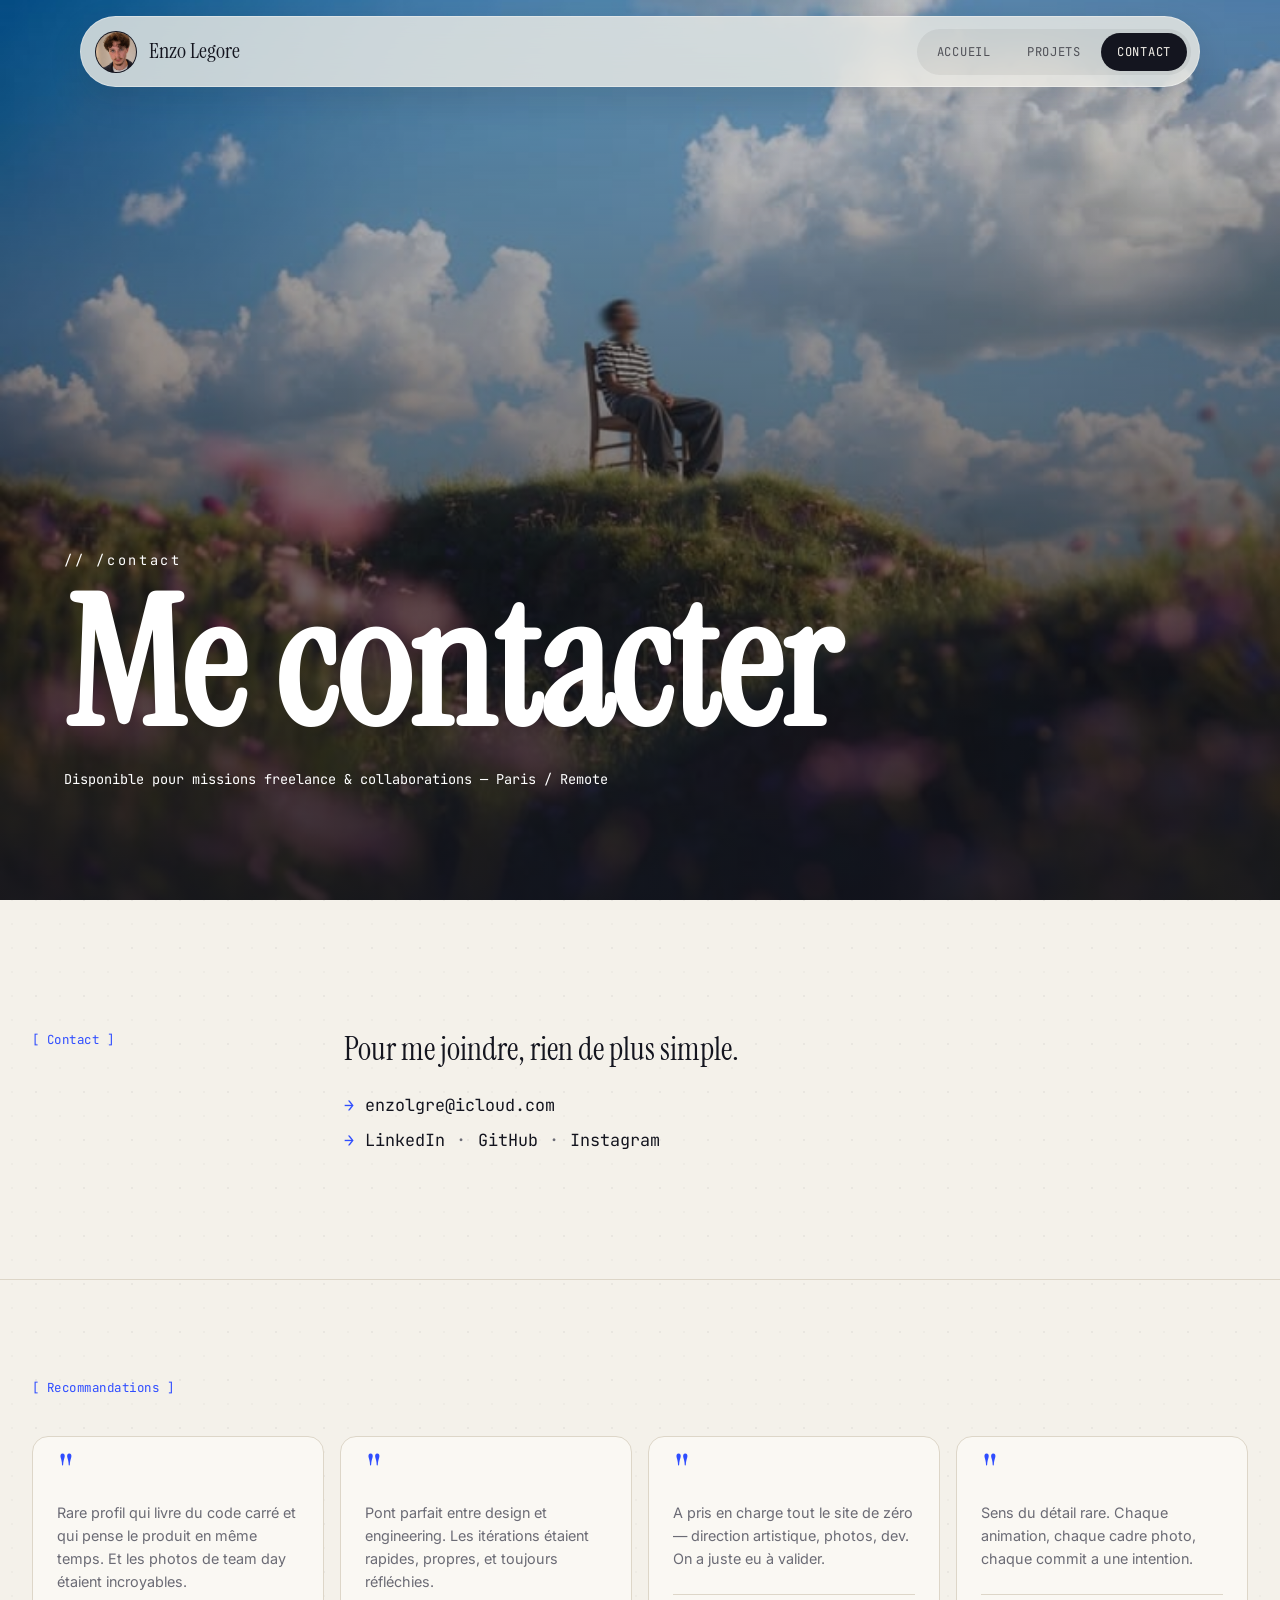
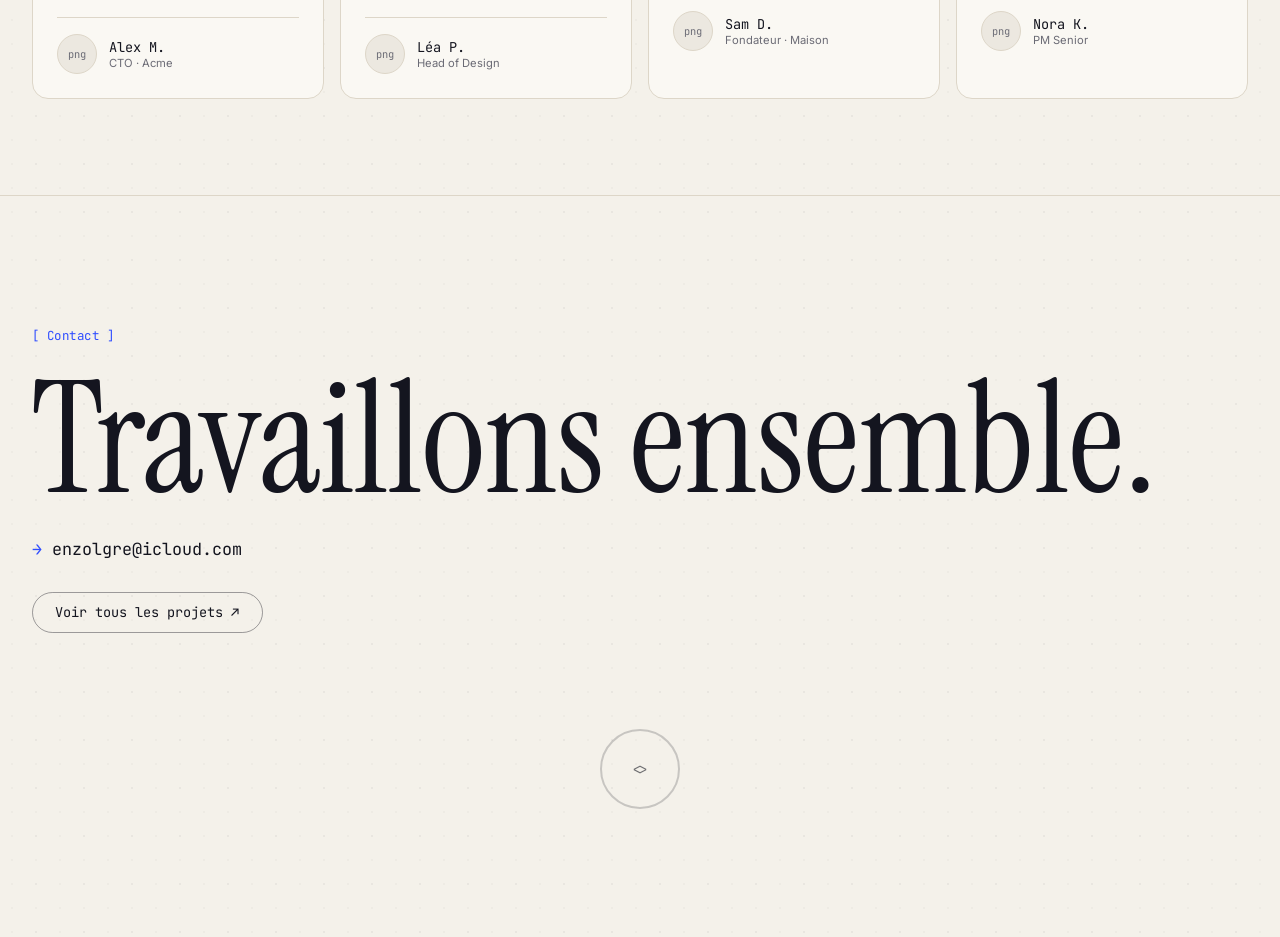
<file: contact.html>
<!DOCTYPE html>
<html lang="fr">
<head>
<meta charset="UTF-8" />
<meta name="viewport" content="width=device-width, initial-scale=1.0" />
<title>Contact — Portfolio</title>
<meta name="description" content="Travaillons ensemble. Engineering, produit, photographie." />
<link rel="icon" type="image/png" href="logos/favicon.png" />
<link rel="apple-touch-icon" href="logos/favicon.png" />
<link rel="stylesheet" href="styles.css" />
</head>
<body class="paper-grain">

<div class="page-intro"><span>// loading /contact<span class="cursor">_</span></span></div>

<header class="site-header">
  <div class="inner">
    <a href="index.html" class="brand" aria-label="Accueil">
      <span class="brand-mark"><img src="logos/moi.jpg" alt="" /></span>
      <span class="brand-text">Enzo Legore</span>
    </a>
    <nav class="nav-menu" aria-label="Navigation principale">
      <a href="index.html" class="nav-link">Accueil</a>
      <a href="projets.html" class="nav-link">Projets</a>
      <a href="contact.html" class="nav-link active">Contact</a>
    </nav>
  </div>
</header>

<!-- HERO portrait -->
<section class="portrait-hero">
  <!-- <img src="images/portrait.png" alt="Portrait" /> -->
  <div class="placeholder"> <img src="images/contactfond.jpg"> </div>
  <div class="veil"></div>
  <div class="content">
    <p class="kicker rise" style="--d:.5s; font-family:var(--font-mono); font-size:.85rem; letter-spacing:.2em; opacity:.8">// /contact</p>
    <h1 class="rise" style="--d:.7s; font-family:var(--font-display); font-size:clamp(4rem,14vw,12rem); line-height:.9; margin-top:1rem">Me contacter</h1>
    <p class="rise" style="--d:.9s; font-family:var(--font-mono); font-size:.85rem; opacity:.7; margin-top:1.5rem">Disponible pour missions freelance & collaborations — Paris / Remote</p>
  </div>
</section>

<!-- CONTACT -->
<section class="section-pad grid-12 reveal">
  <div class="col-3"><span class="label">[ Contact ]</span></div>
  <div class="col-9" style="display:flex; flex-direction:column; gap:1.5rem">
    <p class="font-display" style="font-size:clamp(1.4rem,2.5vw,2rem)">Pour me joindre, rien de plus simple.</p>
    <div class="contact-list">
      <div class="row" data-copy="enzolgre@icloud.com">
        <span class="arrow-bullet">→</span>
        <span class="underline-grow">enzolgre@icloud.com</span>
        <span class="icon-btn">copier</span>
      </div>
      <div class="row">
        <span class="arrow-bullet">→</span>
        <a href="https://www.linkedin.com/in/enzo-lamur-974b703a5/" class="underline-grow">LinkedIn</a>
        <span style="color:var(--muted-fg)">·</span>
        <a href="https://github.com/enzogoldenboy"  class="underline-grow">GitHub</a>
        <span style="color:var(--muted-fg)">·</span>
        <a href="https://www.instagram.com/enzolgore/" class="underline-grow">Instagram</a>
      </div>
    </div>
  </div>
</section>

<!-- RECOMMANDATIONS -->
<section class="divider-top reveal" style="padding: 6rem 2rem">
  <span class="label">[ Recommandations ]</span>
  <div class="testimonial-grid">

    <figure class="testimonial hover-tilt">
      <div class="quote">"</div>
      <blockquote>Rare profil qui livre du code carré et qui pense le produit en même temps. Et les photos de team day étaient incroyables.</blockquote>
      <figcaption>
        <div class="avatar">png</div>
        <div><div class="who">Alex M.</div><div class="role">CTO · Acme</div></div>
      </figcaption>
    </figure>

    <figure class="testimonial hover-tilt">
      <div class="quote">"</div>
      <blockquote>Pont parfait entre design et engineering. Les itérations étaient rapides, propres, et toujours réfléchies.</blockquote>
      <figcaption>
        <div class="avatar">png</div>
        <div><div class="who">Léa P.</div><div class="role">Head of Design</div></div>
      </figcaption>
    </figure>

    <figure class="testimonial hover-tilt">
      <div class="quote">"</div>
      <blockquote>A pris en charge tout le site de zéro — direction artistique, photos, dev. On a juste eu à valider.</blockquote>
      <figcaption>
        <div class="avatar">png</div>
        <div><div class="who">Sam D.</div><div class="role">Fondateur · Maison</div></div>
      </figcaption>
    </figure>

    <figure class="testimonial hover-tilt">
      <div class="quote">"</div>
      <blockquote>Sens du détail rare. Chaque animation, chaque cadre photo, chaque commit a une intention.</blockquote>
      <figcaption>
        <div class="avatar">png</div>
        <div><div class="who">Nora K.</div><div class="role">PM Senior</div></div>
      </figcaption>
    </figure>

  </div>
</section>

<!-- FOOTER CTA -->
<section class="contact-cta reveal">
  <span class="label">[ Contact ]</span>
  <div style="display:flex; flex-wrap:wrap; justify-content:space-between; align-items:end; gap:2rem; margin-top:1.5rem">
    <div>
      <h2 class="h-display-xl">Travaillons ensemble.</h2>
      <p style="font-family:var(--font-mono); font-size:1.05rem; margin-top:1.5rem"><span style="color:var(--accent)">→</span> enzolgre@icloud.com</p>
    </div>
    <a href="projets.html" class="btn-pill">Voir tous les projets <span class="arrow">↗</span></a>
  </div>
  <div class="floating-logo">&lt;&gt;</div>
</section>

<script src="main.js"></script>
</body>
</html>
</file>
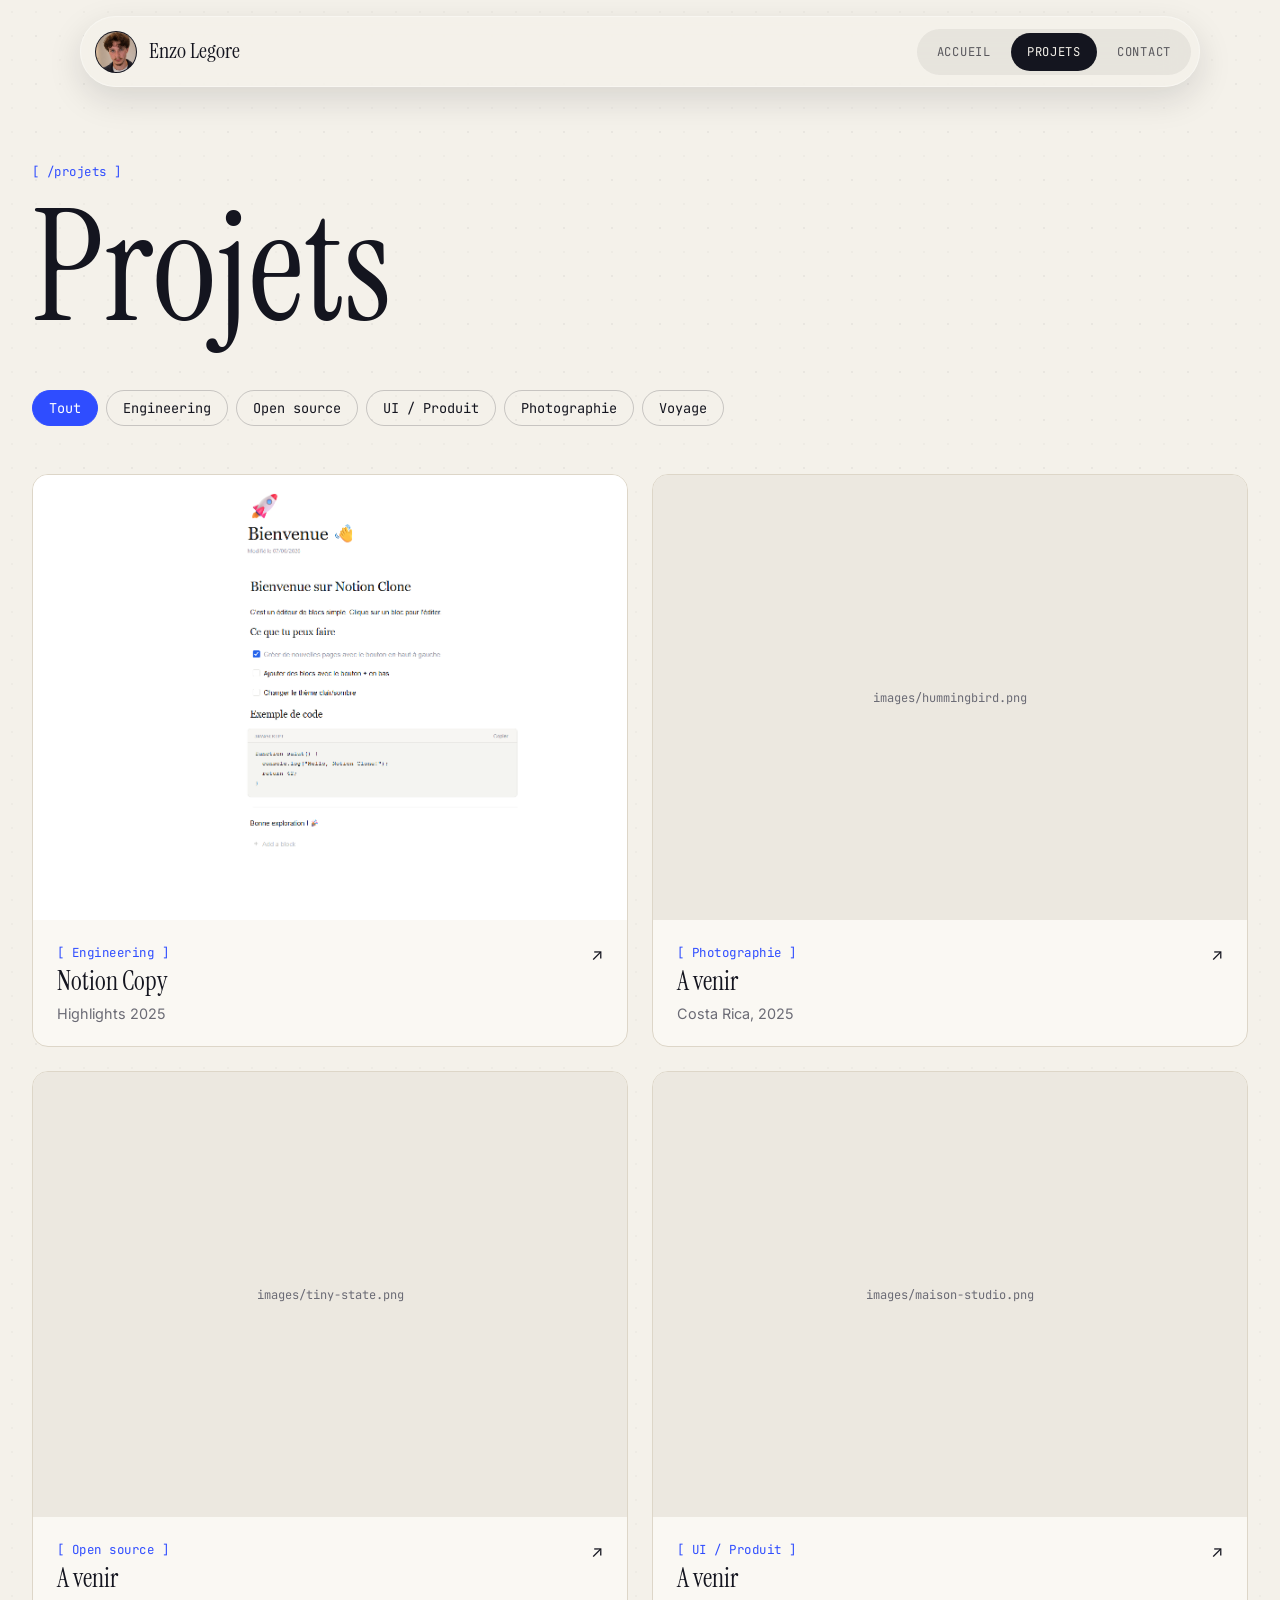
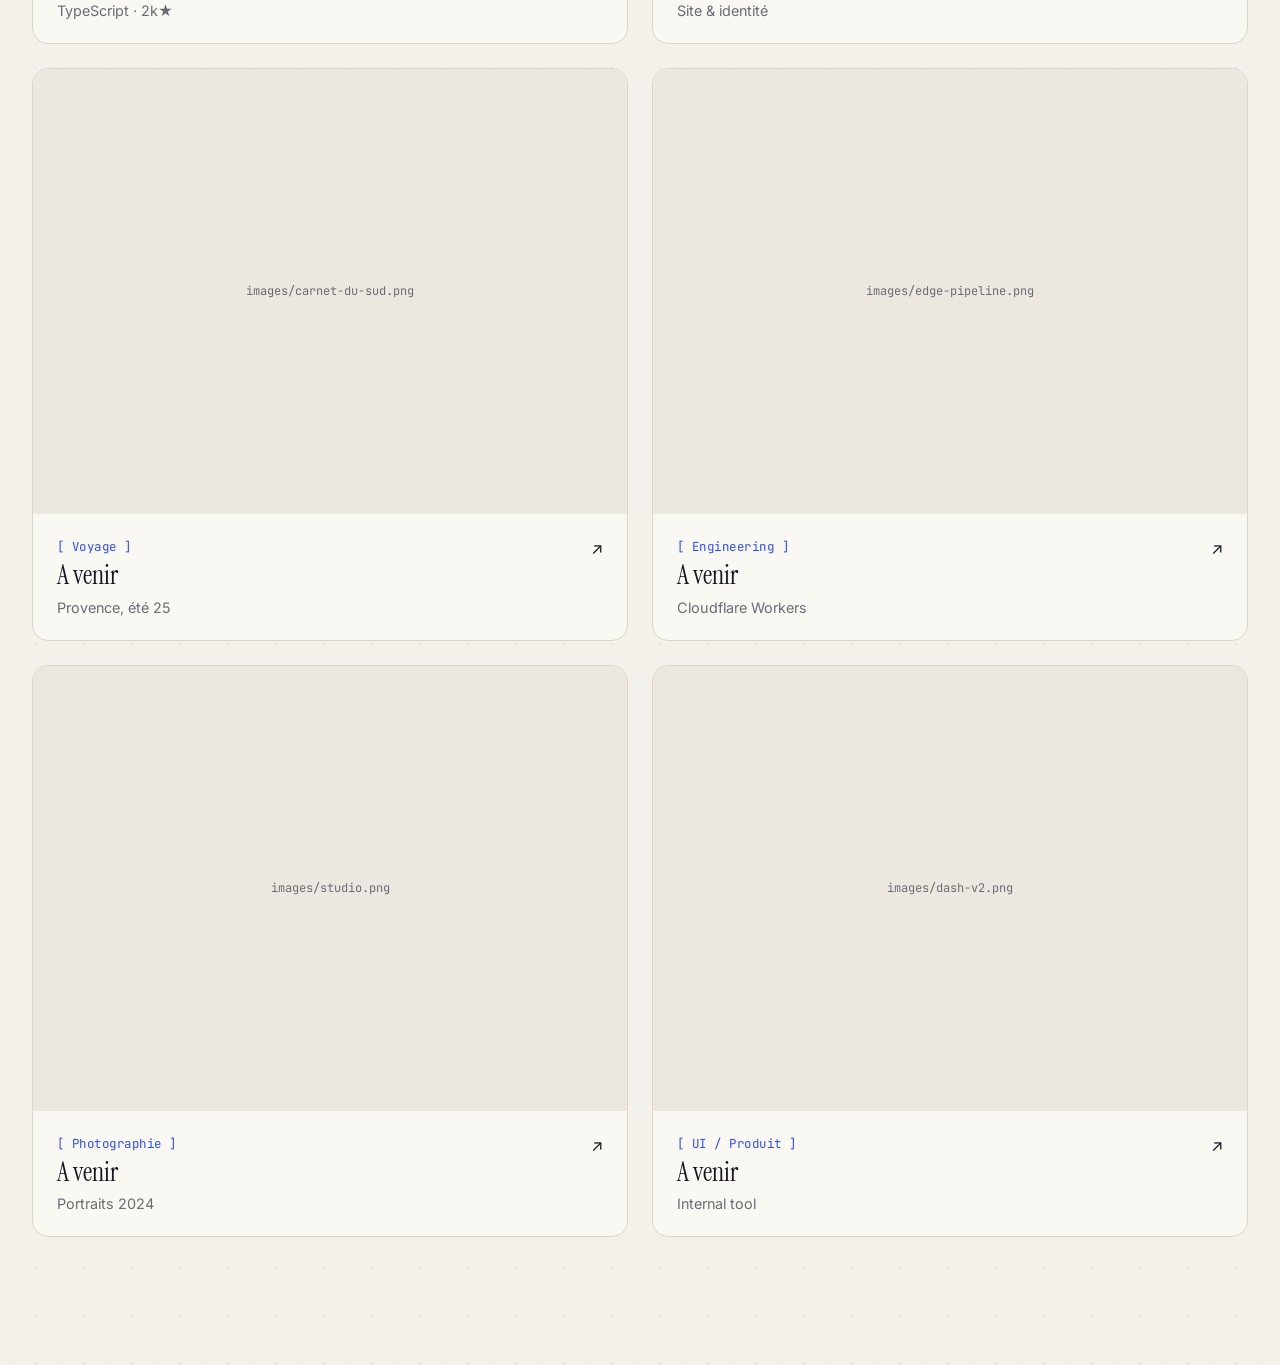
<file: projets.html>
<!DOCTYPE html>
<html lang="fr">
<head>
<meta charset="UTF-8" />
<meta name="viewport" content="width=device-width, initial-scale=1.0" />
<title>Projets — Portfolio</title>
<meta name="description" content="Sélection de projets — engineering, produit et photographie." />
<link rel="icon" type="image/png" href="logos/favicon.png" />
<link rel="apple-touch-icon" href="logos/favicon.png" />
<link rel="stylesheet" href="styles.css" />
</head>
<body class="paper-grain">

<div class="page-intro"><span>// loading /projets<span class="cursor">_</span></span></div>

<header class="site-header">
  <div class="inner">
    <a href="index.html" class="brand" aria-label="Accueil">
      <span class="brand-mark"><img src="logos/moi.jpg" alt="" /></span>
      <span class="brand-text">Enzo Legore</span>
    </a>
    <nav class="nav-menu" aria-label="Navigation principale">
      <a href="index.html" class="nav-link">Accueil</a>
      <a href="projets.html" class="nav-link active">Projets</a>
      <a href="contact.html" class="nav-link">Contact</a>
    </nav>
  </div>
</header>

<section style="padding: 10rem 2rem 3rem">
  <span class="label rise">[ /projets ]</span>
  <h1 class="h-display-xl rise" style="--d:.1s; margin-top:1rem">Projets</h1>

  <div class="filters rise" style="--d:.2s">
    <button class="filter-btn active" data-filter="Tout">Tout</button>
    <button class="filter-btn" data-filter="Engineering">Engineering</button>
    <button class="filter-btn" data-filter="Open source">Open source</button>
    <button class="filter-btn" data-filter="UI / Produit">UI / Produit</button>
    <button class="filter-btn" data-filter="Photographie">Photographie</button>
    <button class="filter-btn" data-filter="Voyage">Voyage</button>
  </div>
</section>

<section class="projects-grid" style="padding: 0 2rem 8rem">

  <article class="project-card hover-tilt reveal" data-cat="Engineering" data-year="2025" data-role="Developpement front-end" data-stack="HTML, CSS, JS" data-github="https://github.com/enzogoldenboy/notioncopy" data-description="A simplified Notion clone — block-based editor built in pure HTML / CSS / JS (zero frameworks, zero dependencies).">
    <div class="img-box aspect-4-3"><img src="images/notion-1.png" alt="Notion Copy" /></div>
    <div class="body"><div><p class="label">[ Engineering ]</p><h3>Notion Copy</h3><p class="sub">Highlights 2025</p></div><span class="arrow">↗</span></div>
  </article>

  <article class="project-card hover-tilt reveal" data-cat="Photographie" data-year="2025" data-role="Photographie" data-stack="Lightroom, retouche couleur" data-description="Serie photo autour du mouvement et de la lumiere naturelle au Costa Rica. L'objectif etait de capturer une image vive, precise, avec une direction couleur chaleureuse.">
    <div class="img-box aspect-4-3">images/hummingbird.png</div>
    <div class="body"><div><p class="label">[ Photographie ]</p><h3>A venir</h3><p class="sub">Costa Rica, 2025</p></div><span class="arrow">↗</span></div>
  </article>

  <article class="project-card hover-tilt reveal" data-cat="Open source" data-year="2025" data-role="Auteur" data-stack="TypeScript" data-description="Petite librairie TypeScript orientee simplicite, concue pour gerer un etat applicatif leger sans imposer une architecture lourde.">
    <div class="img-box aspect-4-5">images/tiny-state.png</div>
    <div class="body"><div><p class="label">[ Open source ]</p><h3>A venir</h3><p class="sub">TypeScript · 2k★</p></div><span class="arrow">↗</span></div>
  </article>

  <article class="project-card hover-tilt reveal" data-cat="UI / Produit" data-year="2024" data-role="UI design & integration" data-stack="Figma, HTML, CSS" data-description="Creation d'une identite visuelle et d'un site vitrine pour un studio creatif, avec une direction sobre, editoriale et facile a maintenir.">
    <div class="img-box aspect-4-5">images/maison-studio.png</div>
    <div class="body"><div><p class="label">[ UI / Produit ]</p><h3>A venir</h3><p class="sub">Site & identité</p></div><span class="arrow">↗</span></div>
  </article>

  <article class="project-card hover-tilt reveal" data-cat="Voyage" data-year="2025" data-role="Photo & narration" data-stack="Photo, editing" data-description="Carnet visuel construit comme une serie de fragments : paysages, details, lumiere d'ete et narration courte autour d'un voyage en Provence.">
    <div class="img-box aspect-1-1">images/carnet-du-sud.png</div>
    <div class="body"><div><p class="label">[ Voyage ]</p><h3>A venir</h3><p class="sub">Provence, été 25</p></div><span class="arrow">↗</span></div>
  </article>

  <article class="project-card hover-tilt reveal" data-cat="Engineering" data-year="2024" data-role="Back-end / edge" data-stack="Cloudflare Workers, JS" data-description="Pipeline edge pour traiter des requetes rapidement au plus pres de l'utilisateur, avec une attention particuliere portee a la latence et a la fiabilite.">
    <div class="img-box aspect-1-1">images/edge-pipeline.png</div>
    <div class="body"><div><p class="label">[ Engineering ]</p><h3>A venir</h3><p class="sub">Cloudflare Workers</p></div><span class="arrow">↗</span></div>
  </article>

  <article class="project-card hover-tilt reveal" data-cat="Photographie" data-year="2024" data-role="Direction photo" data-stack="Studio, retouche" data-description="Serie de portraits studio avec une lumiere controlee, un cadrage simple et une retouche discrete pour garder une presence naturelle.">
    <div class="img-box aspect-4-3">images/studio.png</div>
    <div class="body"><div><p class="label">[ Photographie ]</p><h3>A venir</h3><p class="sub">Portraits 2024</p></div><span class="arrow">↗</span></div>
  </article>

  <article class="project-card hover-tilt reveal" data-cat="UI / Produit" data-year="2024" data-role="Product design" data-stack="Dashboard, UI system" data-description="Refonte d'un outil interne pour rendre les donnees plus lisibles, accelerer les actions frequentes et clarifier les etats importants.">
    <div class="img-box aspect-4-3">images/dash-v2.png</div>
    <div class="body"><div><p class="label">[ UI / Produit ]</p><h3>A venir</h3><p class="sub">Internal tool</p></div><span class="arrow">↗</span></div>
  </article>

</section>

<script src="main.js"></script>
</body>
</html>
</file>
<file: styles.css>
/* ========== Portfolio — pure HTML/CSS/JS ========== */
@import url("https://fonts.googleapis.com/css2?family=Inter:wght@300;400;500;600&family=Instrument+Serif:ital@0;1&family=JetBrains+Mono:wght@400;500&display=swap");

:root {
  --paper: #f4f1ea;
  --ink: #14151f;
  --muted: #ece8e0;
  --muted-fg: #6b6b75;
  --border: #ddd6c8;
  --card: #faf8f3;
  --accent: #2f4dff;
  --accent-fg: #ffffff;
  --shadow-card: 0 2px 4px rgba(0,0,0,0.04), 0 16px 40px -8px rgba(0,0,0,0.12);
  --font-sans: "Inter", system-ui, sans-serif;
  --font-display: "Instrument Serif", Georgia, serif;
  --font-mono: "JetBrains Mono", ui-monospace, monospace;
}

* { box-sizing: border-box; margin: 0; padding: 0; }
html, body { background: var(--paper); color: var(--ink); font-family: var(--font-sans); -webkit-font-smoothing: antialiased; }
a { color: inherit; text-decoration: none; }
img { display: block; max-width: 100%; }
button { font: inherit; cursor: pointer; background: none; border: none; color: inherit; }
::selection { background: var(--accent); color: var(--accent-fg); }

.font-display { font-family: var(--font-display); font-weight: 400; }
.font-mono { font-family: var(--font-mono); }
em { font-family: var(--font-display); font-style: italic; color: var(--accent); }

.paper-grain {
  background-color: var(--paper);
  background-image:
    radial-gradient(rgba(0,0,0,0.025) 1px, transparent 1px),
    radial-gradient(rgba(0,0,0,0.02) 1px, transparent 1px);
  background-size: 24px 24px, 48px 48px;
  background-position: 0 0, 12px 12px;
}

/* ========== HEADER ========== */
.site-header {
  position: fixed; top: 0; left: 0; right: 0; z-index: 50;
  padding: 1rem 1.25rem 0;
  color: var(--ink);
}
.site-header .inner {
  width: min(1120px, calc(100vw - 2.5rem));
  margin: 0 auto;
  display: flex;
  align-items: center;
  justify-content: space-between;
  gap: 1rem;
  padding: 0.5rem;
  border: 1px solid rgba(255,255,255,0.34);
  border-radius: 999px;
  background: rgba(244,241,234,0.78);
  box-shadow: 0 12px 34px rgba(20,21,31,0.13);
  backdrop-filter: blur(18px);
  -webkit-backdrop-filter: blur(18px);
}
.site-header .brand {
  min-width: 0;
  display: inline-flex;
  align-items: center;
  gap: 0.75rem;
  padding: 0.35rem 0.9rem 0.35rem 0.4rem;
  border-radius: 999px;
  transition: background 0.3s, transform 0.3s;
}
.site-header .brand:hover { background: rgba(20,21,31,0.06); transform: translateY(-1px); }
.site-header .brand-mark {
  width: 42px;
  height: 42px;
  border-radius: 50%;
  display: grid;
  place-items: center;
  overflow: hidden;
  background: var(--ink);
  border: 1px solid rgba(20,21,31,0.18);
}
.site-header .brand-mark img {
  width: 100%;
  height: 100%;
  object-fit: cover;
  object-position: center 38%;
  transform: scale(1.35);
}
.site-header .brand-text {
  font-family: var(--font-display);
  font-size: 1.35rem;
  line-height: 1;
  white-space: nowrap;
}
.site-header .nav-menu {
  display: inline-flex;
  align-items: center;
  gap: 0.25rem;
  padding: 0.25rem;
  border-radius: 999px;
  background: rgba(20,21,31,0.06);
}
.site-header .nav-link {
  min-height: 38px;
  display: inline-flex;
  align-items: center;
  justify-content: center;
  padding: 0 1rem;
  border-radius: 999px;
  font-family: var(--font-mono);
  font-size: 0.76rem;
  letter-spacing: 0.06em;
  text-transform: uppercase;
  color: rgba(20,21,31,0.68);
  transition: background 0.3s, color 0.3s, transform 0.3s;
}
.site-header .nav-link:hover {
  color: var(--ink);
  transform: translateY(-1px);
}
.site-header .nav-link.active {
  background: var(--ink);
  color: var(--paper);
}

@media (max-width: 640px) {
  .site-header { padding: 0.75rem 0.75rem 0; }
  .site-header .inner {
    width: calc(100vw - 1.5rem);
    border-radius: 1.2rem;
    align-items: stretch;
    flex-direction: column;
    gap: 0.5rem;
  }
  .site-header .brand {
    justify-content: center;
    padding-right: 0.4rem;
  }
  .site-header .nav-menu { width: 100%; }
  .site-header .nav-link {
    flex: 1;
    padding: 0 0.5rem;
    font-size: 0.68rem;
  }
}

/* ========== UNDERLINE-GROW (hover) ========== */
.underline-grow { position: relative; display: inline-block; }
.underline-grow::after {
  content: ""; position: absolute; left: 0; bottom: -2px;
  width: 100%; height: 1px; background: currentColor;
  transform: scaleX(0); transform-origin: right;
  transition: transform 0.5s cubic-bezier(0.65,0,0.35,1);
}
.underline-grow:hover::after { transform: scaleX(1); transform-origin: left; }

/* ========== HOVER TILT ========== */
.hover-tilt { transition: transform 0.5s cubic-bezier(0.2,0.8,0.2,1), box-shadow 0.5s; }
.hover-tilt:hover { transform: translateY(-4px) scale(1.01); box-shadow: var(--shadow-card); }

/* ========== LABELS / BUTTONS ========== */
.label {
  font-family: var(--font-mono); font-size: 0.78rem; letter-spacing: 0.04em;
  color: var(--accent);
}
.btn-pill {
  font-family: var(--font-mono); font-size: 0.85rem;
  border: 1px solid rgba(20,21,31,0.4); border-radius: 999px;
  padding: 0.65rem 1.4rem; display: inline-flex; align-items: center; gap: 0.5rem;
  transition: background 0.3s, color 0.3s;
}
.btn-pill:hover { background: var(--ink); color: var(--paper); }
.arrow { display: inline-block; transition: transform 0.4s; }
.btn-pill:hover .arrow, .project-card:hover .arrow { transform: translate(3px,-3px); }

/* ========== HERO ========== */
.hero {
  position: relative; height: 100vh; width: 100%; overflow: hidden;
}
.hero video, .hero .hero-img {
  position: absolute; inset: 0; width: 100%; height: 100%; object-fit: cover;
}
.hero .hero-img { background: #1a1a22; display: flex; align-items: center; justify-content: center; color: rgba(255,255,255,0.3); font-family: var(--font-mono); font-size: 0.85rem; }
.hero .veil {
  position: absolute; inset: 0;
  background: linear-gradient(to bottom, rgba(0,0,0,0.3), rgba(0,0,0,0.4) 50%, rgba(0,0,0,0.75));
}
.hero .content {
  position: relative; z-index: 2;
  height: 100%; display: flex; flex-direction: column; justify-content: flex-end;
  padding: 0 2rem 4rem; color: #fff;
}
.hero .kicker { font-family: var(--font-mono); font-size: 0.78rem; letter-spacing: 0.18em; opacity: 0.9; }
.hero h1 {
  font-family: var(--font-display); font-weight: 400;
  font-size: clamp(4rem, 14vw, 12rem);
  line-height: 0.9; margin-top: 1rem;
}
.hero .bottom-row {
  display: flex; justify-content: space-between; align-items: end; margin-top: 1.5rem;
  font-family: var(--font-mono); font-size: 0.85rem;
}

/* ========== SECTIONS ========== */
section { padding: 2rem; }
.section-pad { padding: 8rem 2rem; }
.grid-12 { display: grid; grid-template-columns: repeat(12, 1fr); gap: 2rem; }
.col-3 { grid-column: span 3; }
.col-9 { grid-column: span 9; }
.col-8 { grid-column: 5 / span 8; }
@media (max-width: 768px) {
  .grid-12 { grid-template-columns: 1fr; }
  .col-3, .col-9, .col-8 { grid-column: 1 / -1; }
}

.lead { font-size: clamp(1.2rem, 2vw, 1.6rem); line-height: 1.5; }
.lead + p { color: var(--muted-fg); font-size: 1.1rem; margin-top: 1.5rem; line-height: 1.6; }

.h-display {
  font-family: var(--font-display); font-weight: 400;
  font-size: clamp(2.5rem, 6vw, 5rem); line-height: 1;
}
.h-display-xl {
  font-family: var(--font-display); font-weight: 400;
  font-size: clamp(4rem, 12vw, 10rem); line-height: 0.95;
}

.divider-top { border-top: 1px solid var(--border); }

/* ========== PROJECT CARDS ========== */
.section-head {
  display: flex; align-items: end; justify-content: space-between; margin-bottom: 3rem;
}
.projects-grid {
  display: grid; grid-template-columns: repeat(2, 1fr); gap: 1.5rem;
}
@media (max-width: 768px) { .projects-grid { grid-template-columns: 1fr; } }

.project-card {
  border-radius: 1rem; overflow: hidden; background: var(--card);
  border: 1px solid var(--border); cursor: pointer;
}
.project-card .img-box {
  aspect-ratio: 4/3; background: var(--muted); position: relative; overflow: hidden;
  display: flex; align-items: center; justify-content: center;
  color: var(--muted-fg); font-family: var(--font-mono); font-size: 0.75rem;
}
.project-card .img-box img { position: absolute; inset: 0; width: 100%; height: 100%; object-fit: cover; transition: transform 0.7s cubic-bezier(0.2,0.8,0.2,1); }
.project-card:hover .img-box img { transform: scale(1.04); }
.project-card .img-box::after {
  content: ""; position: absolute; inset: 0;
  background: linear-gradient(to top, rgba(20,21,31,0.4), transparent);
  opacity: 0; transition: opacity 0.4s;
}
.project-card:hover .img-box::after { opacity: 1; }
.project-card .body {
  padding: 1.5rem; display: flex; justify-content: space-between; gap: 1rem;
}
.project-card h3 { font-family: var(--font-display); font-weight: 400; font-size: 1.6rem; margin-top: 0.25rem; }
.project-card .sub { color: var(--muted-fg); font-size: 0.9rem; margin-top: 0.4rem; }

.aspect-4-3 { aspect-ratio: 4/3; }
.aspect-4-5 { aspect-ratio: 4/5; }
.aspect-1-1 { aspect-ratio: 1/1; }

body.modal-open { overflow: hidden; }

.project-modal {
  position: fixed;
  inset: 0;
  z-index: 90;
  display: grid;
  place-items: center;
  padding: 1.25rem;
  pointer-events: none;
  opacity: 0;
  transition: opacity 0.28s ease;
}
.project-modal.open {
  pointer-events: auto;
  opacity: 1;
}
.project-modal__backdrop {
  position: absolute;
  inset: 0;
  background: rgba(20,21,31,0.56);
  backdrop-filter: blur(12px);
  -webkit-backdrop-filter: blur(12px);
}
.project-modal__panel {
  position: relative;
  width: min(980px, 100%);
  max-height: min(760px, calc(100vh - 2.5rem));
  display: grid;
  grid-template-columns: minmax(0, 1.05fr) minmax(320px, 0.95fr);
  overflow: hidden;
  border: 1px solid rgba(255,255,255,0.36);
  border-radius: 0.8rem;
  background: var(--paper);
  box-shadow: 0 30px 90px rgba(20,21,31,0.36);
  transform: translateY(18px) scale(0.98);
  transition: transform 0.28s ease;
}
.project-modal.open .project-modal__panel { transform: none; }
.project-modal__close {
  position: absolute;
  top: 0.85rem;
  right: 0.85rem;
  z-index: 2;
  width: 42px;
  height: 42px;
  border-radius: 50%;
  background: rgba(20,21,31,0.86);
  color: var(--paper);
  font-size: 1.6rem;
  line-height: 1;
}
.project-modal__media {
  min-height: 420px;
  position: relative;
  display: grid;
  place-items: center;
  overflow: hidden;
  background: var(--muted);
  color: var(--muted-fg);
  font-family: var(--font-mono);
  font-size: 0.78rem;
}
.project-modal__media img {
  position: absolute;
  inset: 0;
  width: 100%;
  height: 100%;
  object-fit: cover;
}
.project-modal__media span {
  padding: 1rem;
  text-align: center;
}
.project-modal__content {
  padding: clamp(1.5rem, 4vw, 3rem);
  overflow: auto;
}
.project-modal__label {
  font-family: var(--font-mono);
  font-size: 0.78rem;
  color: var(--accent);
}
.project-modal h2 {
  margin-top: 0.7rem;
  font-family: var(--font-display);
  font-weight: 400;
  font-size: clamp(2.6rem, 6vw, 5rem);
  line-height: 0.95;
}
.project-modal__subtitle {
  margin-top: 1rem;
  color: var(--muted-fg);
}
.project-modal__description {
  margin-top: 2rem;
  font-size: 1.02rem;
  line-height: 1.7;
}
.project-modal__link {
  width: fit-content;
  margin-top: 1.5rem;
  display: inline-flex;
  align-items: center;
  border: 1px solid rgba(20,21,31,0.28);
  border-radius: 999px;
  padding: 0.72rem 1rem;
  font-family: var(--font-mono);
  font-size: 0.82rem;
  transition: background 0.3s, color 0.3s, border-color 0.3s;
}
.project-modal__link:hover {
  background: var(--ink);
  border-color: var(--ink);
  color: var(--paper);
}
.project-modal__meta {
  display: grid;
  gap: 0.75rem;
  margin-top: 2rem;
  padding-top: 1.5rem;
  border-top: 1px solid var(--border);
}
.project-modal__meta p {
  display: flex;
  justify-content: space-between;
  gap: 1.5rem;
  font-family: var(--font-mono);
  font-size: 0.82rem;
}
.project-modal__meta span { color: var(--muted-fg); }

@media (max-width: 760px) {
  .project-modal { padding: 0.75rem; align-items: end; }
  .project-modal__panel {
    max-height: calc(100vh - 1.5rem);
    grid-template-columns: 1fr;
    overflow: auto;
  }
  .project-modal__media { min-height: 240px; }
  .project-modal__content { overflow: visible; }
}

/* ========== MARQUEE ========== */
.marquee-wrap { overflow: hidden; }
.marquee {
  display: flex; gap: 4rem; width: max-content;
  animation: marquee 40s linear infinite;
}
.marquee-group { display: flex; gap: 4rem; align-items: center; }
.logo-slot {
  width: 88px;
  aspect-ratio: 1;
  flex-shrink: 0;
  background: rgba(0,0,0,0.04); border: 1px solid var(--border);
  border-radius: 0.4rem; display: flex; align-items: center; justify-content: center;
  font-family: var(--font-mono); font-size: 0.65rem; color: var(--muted-fg);
  overflow: hidden;
  padding: 0.5rem; /* <-- AJOUT : Crée une marge intérieure sécurisée */
}
.logo-slot img { 
  width: 100%;
  height: 100%;
  max-width: 100%; 
  max-height: 100%; 
  object-fit: contain; 
  display: block;
  filter: grayscale(1) contrast(1.05);
  opacity: 0.72;
  transition: filter 0.35s ease, opacity 0.35s ease, transform 0.35s ease;
}
.logo-slot:hover img {
  filter: grayscale(0) contrast(1);
  opacity: 1;
  transform: scale(1.04);
}
@keyframes marquee { from { transform: translateX(0); } to { transform: translateX(-50%); } }

/* ========== SKILLS GRID ========== */
.skills-grid {
  display: grid; grid-template-columns: repeat(3, 1fr); gap: 1px;
  background: var(--border); border-radius: 1rem; overflow: hidden;
}
@media (max-width: 768px) { .skills-grid { grid-template-columns: 1fr; } }
.skill-cell {
  background: var(--paper); padding: 2rem; transition: background 0.3s;
}
.skill-cell:hover { background: var(--muted); }
.skill-cell .meta { display: flex; justify-content: space-between; font-family: var(--font-mono); font-size: 0.75rem; margin-bottom: 1.5rem; }
.skill-cell .meta .num { color: var(--accent); }
.skill-cell .meta .slug { color: var(--muted-fg); }
.skill-cell h4 { font-family: var(--font-display); font-weight: 400; font-size: 1.5rem; margin-bottom: 1rem; }
.skill-cell ul { list-style: none; color: var(--muted-fg); font-size: 0.9rem; }
.skill-cell li { display: flex; gap: 0.5rem; margin-bottom: 0.5rem; }
.skill-cell li::before { content: "→"; color: var(--accent); }

/* ========== CONTACT CTA ========== */
.contact-cta { padding: 8rem 2rem; border-top: 1px solid var(--border); }
.contact-list { display: flex; flex-direction: column; gap: 0.8rem; font-family: var(--font-mono); font-size: 1.05rem; }
.contact-list .row { display: flex; align-items: center; gap: 0.7rem; }
.contact-list .arrow-bullet { color: var(--accent); }
.icon-btn { opacity: 0; transition: opacity 0.3s; font-family: var(--font-mono); font-size: 0.75rem; }
.contact-list .row:hover .icon-btn { opacity: 0.6; }
.icon-btn.shown { opacity: 1; color: var(--accent); }

.floating-logo {
  width: 80px; height: 80px; border-radius: 50%;
  border: 2px solid rgba(20,21,31,0.2);
  display: flex; align-items: center; justify-content: center;
  font-family: var(--font-mono); font-size: 0.85rem; color: rgba(20,21,31,0.6);
  animation: float 6s ease-in-out infinite;
  margin: 6rem auto 0;
  overflow: hidden;
}
.floating-logo img { width: 100%; height: 100%; object-fit: cover; }
.copyright { text-align: center; font-family: var(--font-mono); font-size: 0.7rem; color: var(--muted-fg); margin-top: 1.5rem; }

@keyframes float { 0%,100% { transform: translateY(0); } 50% { transform: translateY(-10px); } }

/* ========== FILTERS (projets page) ========== */
.filters { display: flex; flex-wrap: wrap; gap: 0.5rem; margin-top: 3rem; }
.filter-btn {
  font-family: var(--font-mono); font-size: 0.85rem;
  padding: 0.5rem 1rem; border-radius: 999px;
  border: 1px solid rgba(20,21,31,0.2);
  transition: all 0.3s;
}
.filter-btn:hover { border-color: rgba(20,21,31,0.6); }
.filter-btn.active { background: var(--accent); color: var(--accent-fg); border-color: var(--accent); }

/* ========== TESTIMONIALS ========== */
.testimonial-grid {
  display: grid; grid-template-columns: repeat(4, 1fr); gap: 1rem; margin-top: 2.5rem;
}
@media (max-width: 1024px) { .testimonial-grid { grid-template-columns: repeat(2, 1fr); } }
@media (max-width: 640px) { .testimonial-grid { grid-template-columns: 1fr; } }
.testimonial {
  border: 1px solid var(--border); background: var(--card);
  border-radius: 1rem; padding: 1.5rem;
}
.testimonial .quote { font-family: var(--font-display); font-size: 3rem; color: var(--accent); line-height: 0.5; }
.testimonial blockquote { color: var(--muted-fg); font-size: 0.9rem; line-height: 1.6; margin-top: 1rem; }
.testimonial figcaption {
  margin-top: 1.5rem; padding-top: 1rem; border-top: 1px solid var(--border);
  display: flex; align-items: center; gap: 0.75rem;
}
.testimonial .avatar {
  width: 40px; height: 40px; border-radius: 50%;
  background: var(--muted); border: 1px solid var(--border);
  display: flex; align-items: center; justify-content: center;
  font-family: var(--font-mono); font-size: 0.65rem; color: var(--muted-fg);
  overflow: hidden;
}
.testimonial .avatar img { width: 100%; height: 100%; object-fit: cover; }
.testimonial .who { font-family: var(--font-mono); font-size: 0.85rem; }
.testimonial .role { font-size: 0.7rem; color: var(--muted-fg); }

/* ========== PAGE INTRO (curtain) ========== */
.page-intro {
  position: fixed; inset: 0; z-index: 100;
  background: var(--ink); pointer-events: none;
  display: flex; align-items: center; justify-content: center;
  animation: curtain 1.1s cubic-bezier(0.7,0,0.3,1) 0.7s forwards;
}
.page-intro span {
  font-family: var(--font-mono); font-size: 0.85rem; letter-spacing: 0.2em;
  color: rgba(255,255,255,0.9); animation: fade 0.6s ease both;
}
.cursor { animation: blink 1.1s steps(1) infinite; }
@keyframes curtain { to { transform: translateY(-100%); } }
@keyframes fade { from { opacity: 0; } to { opacity: 1; } }
@keyframes blink { 0%,50% { opacity: 1; } 50.01%,100% { opacity: 0; } }

/* ========== INTRO RISE (entrance) ========== */
.rise { opacity: 0; transform: translateY(28px); filter: blur(8px); animation: rise 0.9s cubic-bezier(0.2,0.8,0.2,1) both; animation-delay: var(--d, 0s); }
@keyframes rise { to { opacity: 1; transform: none; filter: none; } }

/* ========== REVEAL ON SCROLL ========== */
.reveal { opacity: 0; transform: translateY(40px); transition: opacity 0.9s cubic-bezier(0.2,0.8,0.2,1), transform 0.9s cubic-bezier(0.2,0.8,0.2,1); }
.reveal.visible { opacity: 1; transform: none; }

/* ========== CONTACT PAGE HERO ========== */
.portrait-hero {
  position: relative; height: 100vh; background: var(--ink); overflow: hidden;
}
.portrait-hero .placeholder {
  position: absolute; inset: 0; display: flex; align-items: center; justify-content: center;
  color: rgba(255,255,255,0.3); font-family: var(--font-mono); font-size: 0.85rem;
}
.portrait-hero img { position: absolute; inset: 0; width: 100%; height: 100%; object-fit: cover; opacity: 0.85; }
.portrait-hero .veil { position: absolute; inset: 0; background: linear-gradient(to bottom, transparent, rgba(20,21,31,0.85)); }
.portrait-hero .content {
  position: relative; z-index: 2; height: 100%;
  display: flex; flex-direction: column; justify-content: flex-end;
  padding: 0 2rem 5rem; color: #fff;
}
</file>
